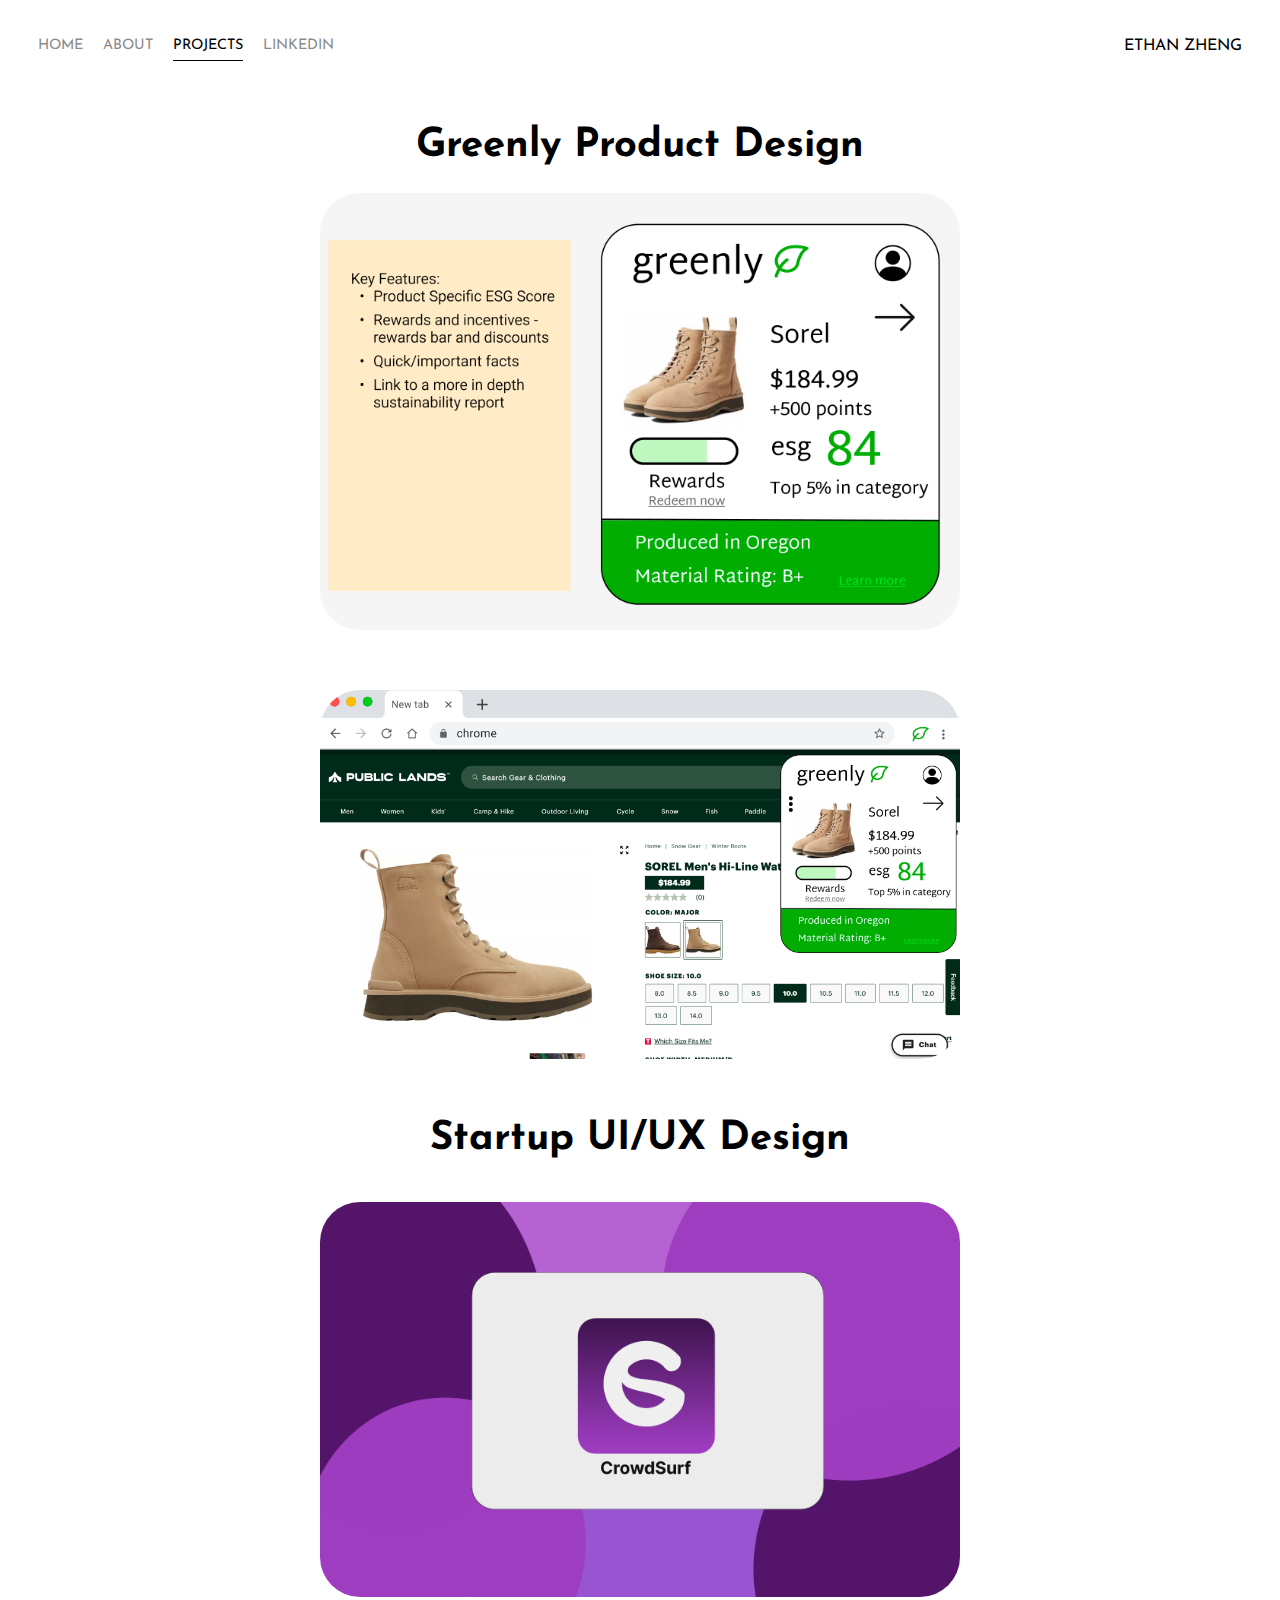
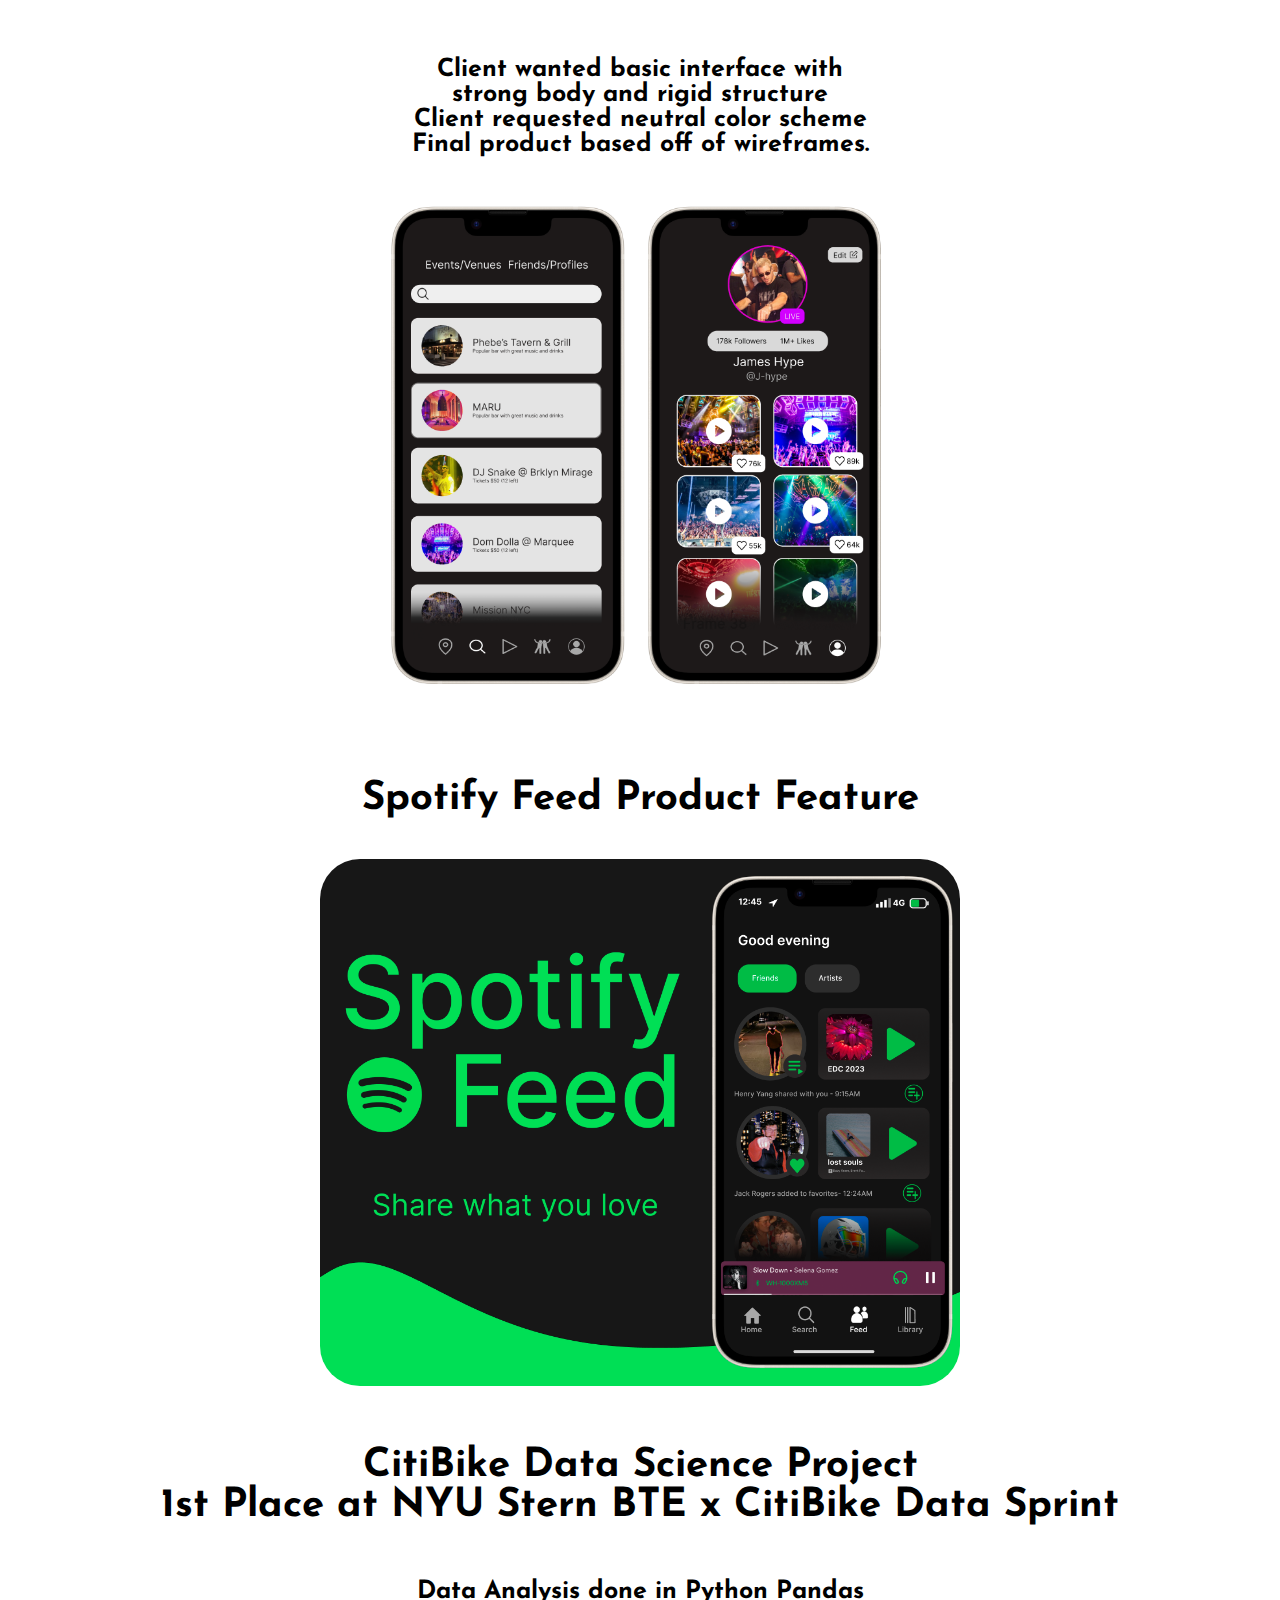
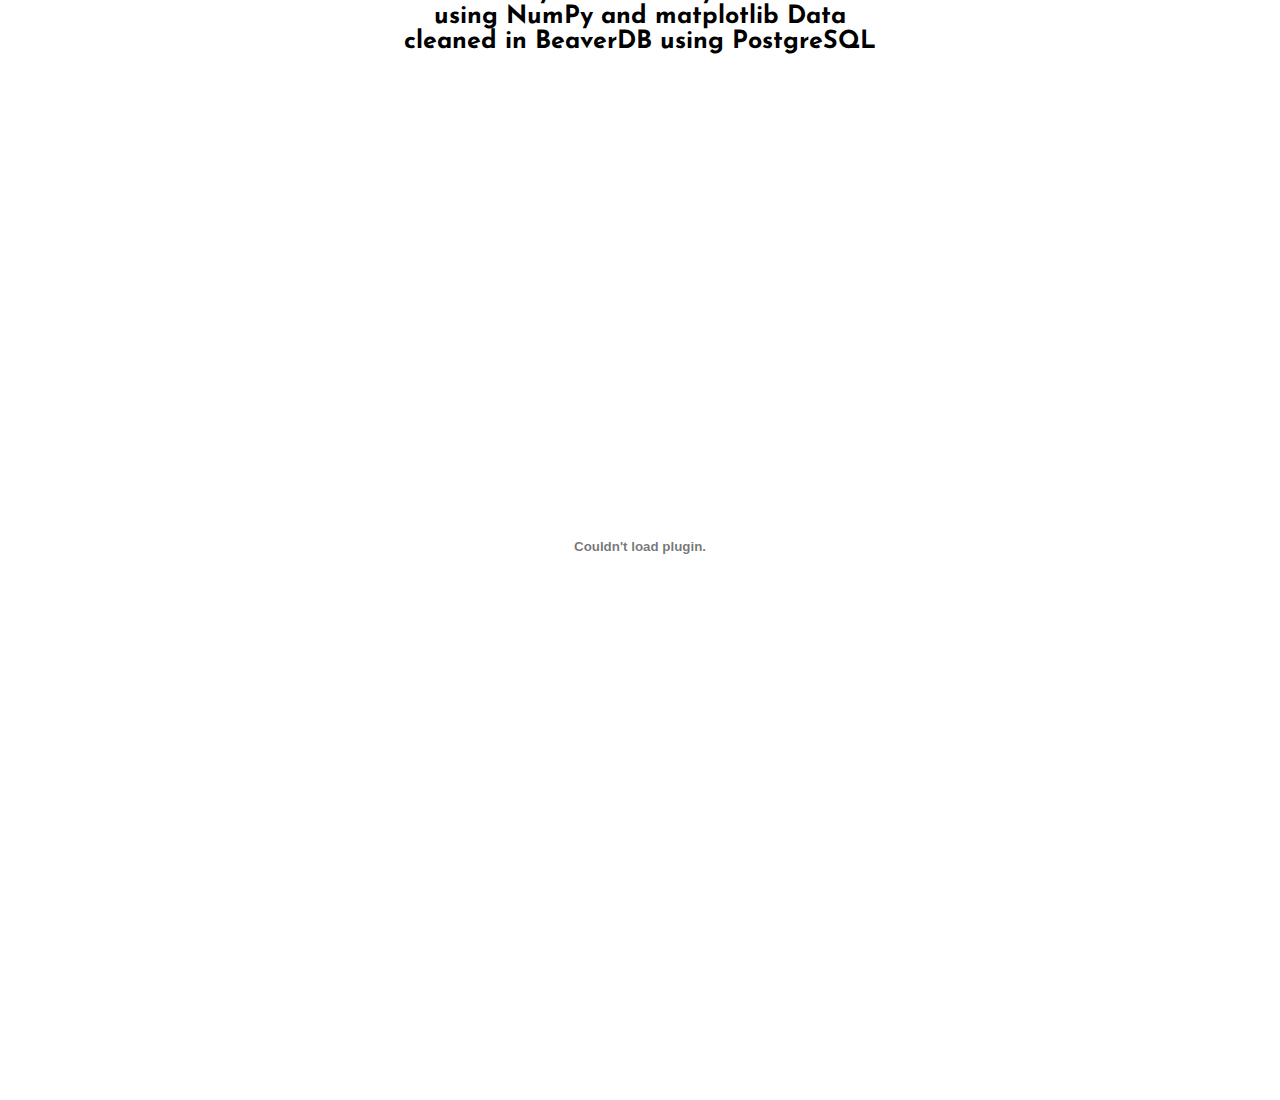
<file: projects.html>
<!DOCTYPE html>
<html>
<head>
    <meta charset="utf-8" />
    <title>Portfolio</title>
        <link rel="preconnect" href="https://fonts.googleapis.com">
        <link rel="preconnect" href="https://fonts.gstatic.com" crossorigin>
        <link href="https://fonts.googleapis.com/css2?family=Josefin+Sans&display=swap" rel="stylesheet">
        <link rel="stylesheet" href="styles.css">
</head>
<body>
  <div class="container">
    <div class="navbar">

      <div class="leftside">
        <div class="navlinks">
          <a href="index.html">Home</a>
        </div>
        <div class="navlinks">
            <a href="about.html">About</a>
        </div>
        <div class="navlinks active-navlink">
          <a href="projects.html">Projects</a>
        </div>
        <div class="navlinks">
          <a href="https://www.linkedin.com/in/ethan-zheng-a4261a220/">LinkedIn</a>
        </div>
      </div>

      <div class="rightside">
        <div class="brand">
          <div>ETHAN ZHENG</div>
        </div>
      </div>

    </div>

    <div class="content">
      <div class="project-description">
        <h1>
            Greenly Product Design
        </h1>
        
    </div>
       <div class="crowdsurf">
        <img src="images/greenly2.png" alt = "Image" class = "crowdsurf">
        </div>
         <div class="crowdsurf">
         <img src="images/greenly.png" alt = "Image" class = "crowdsurf">
         </div>
            <div class="project-description">
                <h1>
                    Startup UI/UX Design
                </h1>
                
            </div>
            &nbsp;
            <div class="crowdsurf">
                <img src="images/crowdsurf.png" alt = "Image" class = "crowdsurf">
            </div>
            <div class="crowdsurf">
                <h2>
                    Client wanted basic interface with strong body and rigid structure
                    <br>
                    Client requested neutral color scheme
                    <br>
                    Final product based off of wireframes.
                </h2>
                <img src="images/screens.png" alt = "Image" class = "crowdsurf">
            </div>
            <div class="crowdsurf">
                <h3>Spotify Feed Product Feature</h3>
                <img src="images/Spotify.png" alt = "Image" class = "crowdsurf">
            </div>
            <div class="crowdsurf">
                <h4>
                    CitiBike Data Science Project
                    <br>
                    1st Place at NYU Stern BTE x CitiBike Data Sprint

                </h4>
                <h5>
                    Data Analysis done in Python Pandas using NumPy and matplotlib
                    Data cleaned in BeaverDB using PostgreSQL
                </h5>
            </div>

            <div class="pdf">
 
                <embed src="images/CitiBike.pdf" alt = "Image" class = "crowdsurf" style="min-height:100vh;width:100%" />
            </div>
            
           
    </div>


  </div>
</body>

</html>
</file>
<file: styles.css>
body{
    font-family: 'Josefin Sans', sans-serif;
    margin: 0px;
}

.container{
    display: grid;
    grid-template-columns: 1fr;
}

.navbar{
    display: flex;
    justify-content: space-between;
    padding: 38px;
}

.leftside{
    display: flex;

}

.navbar > .leftside > div{
   margin-right: 20px;
   font-size: 0.9em;
   text-transform: uppercase;
}

.navlinks{
    height: 22px;
    border-bottom:1px solid transparent;
    transition: border-bottom 0.5s;
}

.navlinks a{
    color: #8a8a8a;
    text-decoration: none;
    transition: color 0.5s;
}

.navlinks:hover{
    border-bottom: 1px solid black;
}
.navlinks a:hover{
    color: black;
}

.active-navlink{
    border-bottom: 1px solid black;

}
.active-navlink a{
    color: black !important;
}

.brand{
    padding : 0;
}

/* Home */
.homeContent{
    background-image: url(images/wave.gif);
    background-repeat: no-repeat;
    background-size: cover;
    background-position: center;
}
.intro{
    font-size: 80px;
    text-align: center;
}

.intro h1{
    display: inline-block;
    margin-bottom: 0px;
}

.subtitle{
    display:flex;
    align-items:center;
    margin-left: auto;
    margin-right: auto;
    width: 50%;
}

.subtitle h2{
    color: lightseagreen;
}

.explore h2{
    display: inline-block;
    overflow: hidden;
    white-space: nowrap;
    font-size: 1.6rem;
    width: 0;
    animation: typing 3s forwards;
}
@keyframes typing {
    from { width: 0 }
    to { width: 100% }
  }





/* About */ 
.twocolumns{
    display: grid;
    padding-left: 60px;
    padding-right: 60px;
    grid-template-columns: 1fr 1fr;
}

.profile-content{
    padding: 30px;
    line-height: 1.6;
    margin-bottom: 0px;
}

.lottie{
    margin-left: 150px;
    align-items: center;
}
.profile-content h1 {
    color: purple;
}
.profile-img{
    border-radius: 40px;
}




/* project page */

.project-description h1{
    font-size: 40px;
    text-align: center;
}

.crowdsurf img{
    display: block;
    margin-left: auto;
    margin-right: auto;
    width: 50%;
    border-radius: 40px;
    margin-bottom: 60px;
}

.profile-image img{
    border-radius: 60px;
}

.feed img{
    display: block;
    margin-left: auto;
    margin-right: auto;
    padding: 60px;
    width: 50%;

    border-radius: 110px;
}

.crowdsurf h2{
text-align: center;
font-size: 25px;
margin-left: 400px;
margin-right: 400px;
}

.crowdsurf h3{
    font-size: 40px;
    text-align: center;
}

.crowdsurf h4{
    font-size: 40px;
    text-align: center;
}


.crowdsurf h5{
    text-align: center;
    font-size: 25px;
    margin-left: 400px;
    margin-right: 400px;
}


.pdf{
    padding: 100px;
    padding-top: 0;

    align-items: center;
}
</file>
